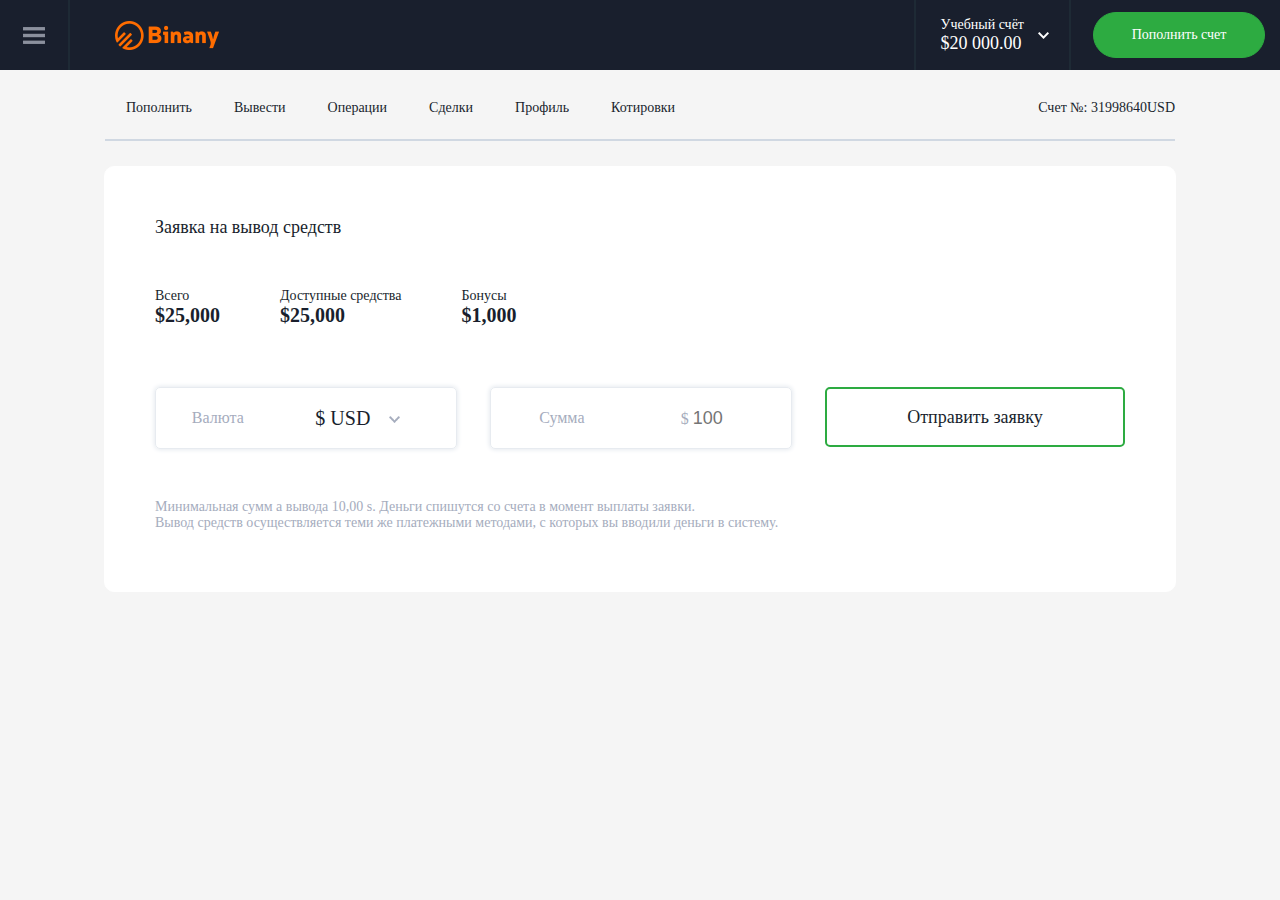
<file: binary_вывести/index.html>
<head>
        <meta charset="utf-8" http-equiv="X-UA-Compatible" name="index">
        <title>Binany</title>
        <link rel="stylesheet" href="css/style.css">
        <script src="js/script.js" type="text/javascript" charset="utf-8" defer></script>
</head>
<body>
	<header>
		<div class="header_left">
			<img src="img/Menu.png" alt="menu">
			<img src="img/Menu_border.png" alt="menu_border">
			<img src="img/binany_logo.png" alt="binany">
		</div>
		<div class="header_right">
			<div class="drop_menu">
				<img src="img/Menu_border.png" alt="menu_border">
				<p>Учебный счёт<br><span>$20 000.00</span></p>
				<img src="img/down.png" alt="down_drop">
			</div>
			<img src="img/Menu_border.png" alt="menu_border">
			<a id='replenish' href="#"><span>Пополнить счет</span></a>
		</div>
	</header>
	<main>
		<nav>
			<div class="nav_left">
				<p>Пополнить</p>
				<p>Вывести</p>
				<p>Операции</p>
				<p>Сделки</p>
				<p>Профиль</p>
				<p>Котировки</p>
			</div>
			<div class="nav_right">
				<p>Счет №: 31998640USD</p>
			</div>
		</nav>
		<div class="main_container">
			<div class="main_content">
				<div class="conclusion_content">
					<p id="conclusion">Заявка на вывод средств</p>
					<div class="conclusion_line_1">
						<div>
							<p>Всего</p>
							<span>$25,000</span>
						</div>
						<div>
							<p>Доступные средства</p>
							<span>$25,000</span>
						</div>
						<div>
							<p>Бонусы</p>
							<span>$1,000</span>
						</div>
					</div>
					<form action="post" class="conclusion_line_2">
						<div id="drop_menu_currency">
							<p>Валюта</p>
							<p id="usd">$ USD <img src="img/down_currency.png" id='currency_img' alt="down_drop"></p>
							<ul id="currency_drop_menu">
								<li>¥ CNY</li>
								<li>€ EUR</li>
								<li>₽ RUB</li>
								<li>$ USD</li>
								<li>£ GBP</li>
							</ul>
						</div>
						<div>
							<p>Сумма</p>
							<p>$   <input type="text" placeholder="100"></p>
						</div>
						<input type="submit" value="Отправить заявку">
					</form>
					<p class="end_text">Минимальная сумм а вывода 10,00 s. Деньги спишутся со счета в момент выплаты заявки.</p>
					<p class="end_text">Вывод средств осуществляется теми же платежными методами, с которых вы вводили деньги в систему.</p>
				</div>
			</div>
		</div>
</body>
</html>
</file>
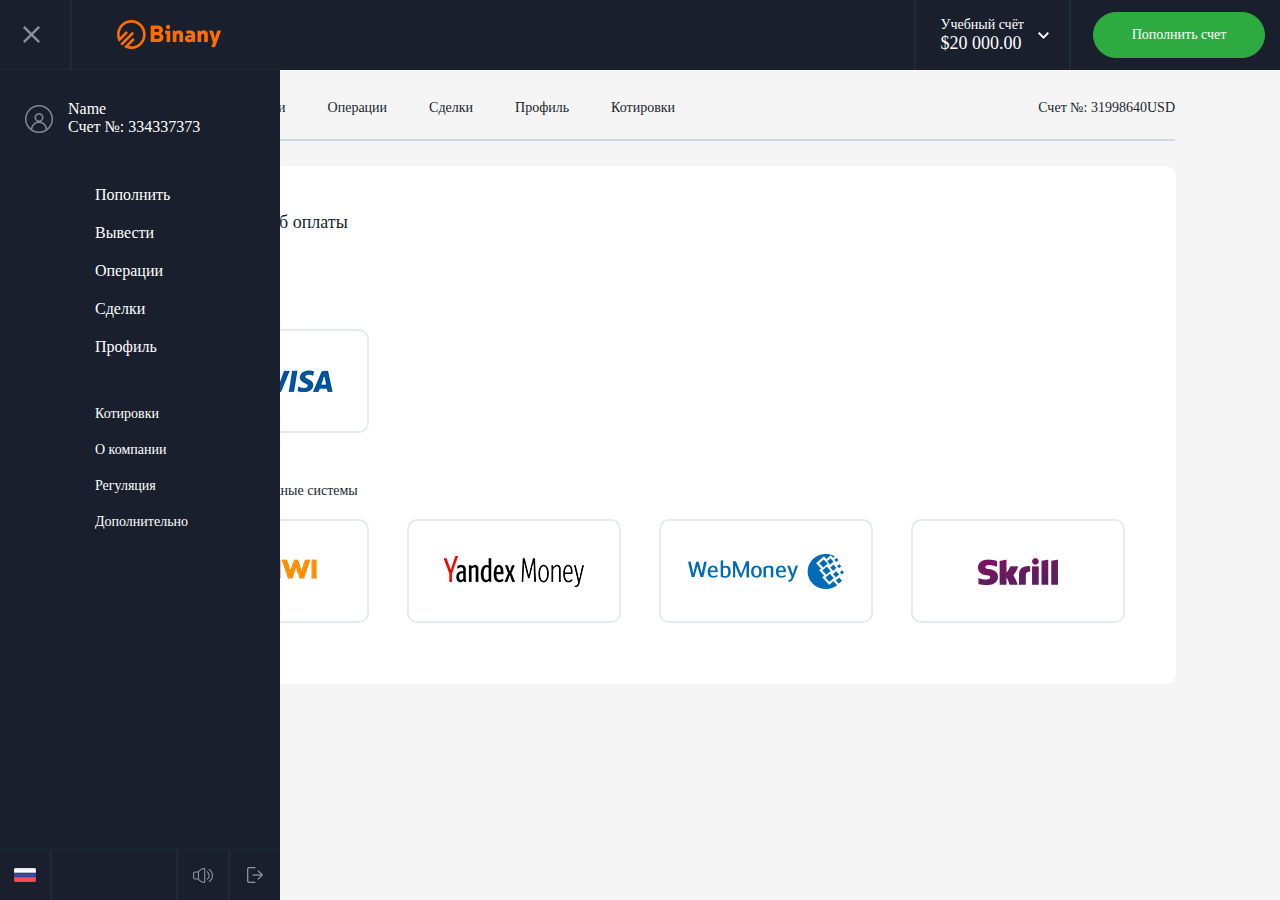
<file: binary_пополнить/index.html>
<!DOCTYPE html>
<html>
<head>
        <meta charset="utf-8" http-equiv="X-UA-Compatible" name="index">
        <title>Binany</title>
        <link rel="stylesheet" href="css/style.css">
        <script src="js/script.js" type="text/javascript" charset="utf-8" defer></script>
</head>
<body>
	<aside>
		<div class="sidebar_menu">
			<div class="sidebar_menu_head">
				<div class='menu_button_container' id="menu_button">
					<img src="img/close.png" alt="close">
				</div>
				<img src="img/Menu_border.png" alt="menu_border">
				<img src="img/binany_logo.png" alt="binany">
			</div>
			<div class="sidebar_menu_bottom">
				<div class="sidebar_menu_bottom_top">
					<div class="sidebar_menu_bottom_top_container">
						<img src="img/sidebar_avatar.png" alt="avatar">
						<div>
							<p>Name</p>
							<p id='score'>Счет №: 334337373</p>
						</div>
					</div>
					<div class="sidebar_menu_bottom_top_items">
						<p>Пополнить</p>
						<p>Вывести</p>
						<p>Операции</p>
						<p>Сделки</p>
						<p>Профиль</p>
					</div>
					<div class="sidebar_menu_bottom_top_items_bottom">
						<p>Котировки</p>
						<p>О компании</p>
						<p>Регуляция</p>
						<p>Дополнительно</p>
					</div>
				</div>
				<div class="sidebar_menu_bottom_bottom">
					<div class="sidebar_menu_bottom_bottom_flag">
						<img src="img/flag_ru.png" alt="flag ru">
					</div>
					<div class="sidebar_menu_bottom_bottom_container">
						<div class="sidebar_menu_bottom_bottom_sound">
							<img src="img/sound.png" alt="sound">
						</div>
						<div class="sidebar_menu_bottom_bottom_exit">
							<img src="img/exit.png" alt="exit">
						</div>
					</div>
				</div>
			</div>
		</div>
		<div class="sidebar_background">
			
		</div>	
	</aside>
	<header>
		<div class="header_left">
			<div class='menu_button_container' id="menu_button"><img src="img/Menu.png" alt="menu"></div>
			<img src="img/Menu_border.png" alt="menu_border">
			<img src="img/binany_logo.png" alt="binany">
		</div>
		<div class="header_right">
			<div class="drop_menu">
				<img src="img/Menu_border.png" alt="menu_border">
				<p>Учебный счёт<br><span>$20 000.00</span></p>
				<img src="img/down.png" alt="down_drop">
				<div class="drop_menu_content">
					<div class="drop_menu_content_top">
						<p class="drop_menu_content_top_text_1">Реальный счёт</p>
						<div id="drop_menu_content_top_line">
							<div>
								<p class="drop_menu_content_top_text_2">Депозит</p>
								<p>$0.00</p>
							</div>
							<div>
								<p class="drop_menu_content_top_text_2">Бонусы</p>
								<p>$0.00</p>
							</div>
						</div>
					</div>
					<div class="drop_menu_content_bottom">
						<p class="drop_menu_content_top_text_3">Учебный счёт</p>
						<p class="drop_menu_content_top_text_4">$20 000.00</p>
					</div>
				</div>
			</div>
			<img src="img/Menu_border.png" alt="menu_border">
			<a id='replenish' href="#"><span>Пополнить счет</span></a>
		</div>
	</header>
	<main>
		<nav>
			<div class="nav_left">
				<p>Пополнить</p>
				<p>Вывести</p>
				<p>Операции</p>
				<p>Сделки</p>
				<p>Профиль</p>
				<p>Котировки</p>
			</div>
			<div class="nav_right">
				<p>Счет №: 31998640USD</p>
			</div>
		</nav>
		<div class="main_container">
			<div class="main_content">
				<p id="payment">Выберите способ оплаты</p>
				<p class="main_content_text">Банковские карты</p>
				<div id="mcard"><img src="img/visa_mcard.png" alt="visa & mcard"></div>
				<p class="main_content_text">Электронные платежные системы</p>
				<div class="cards_container">
					<div><img src="img/qiwi.png" alt="qiwi_card"></div>
					<div><img src="img/yandex.png" alt="yandex_card"></div>
					<div><img src="img/webmoney.png" alt="webmoney_card"></div>
					<div><img src="img/skrill.png" alt="skrill_card"></div>
				</div>
			</div>
		</div>
	</main>
</body>
</html>
</file>
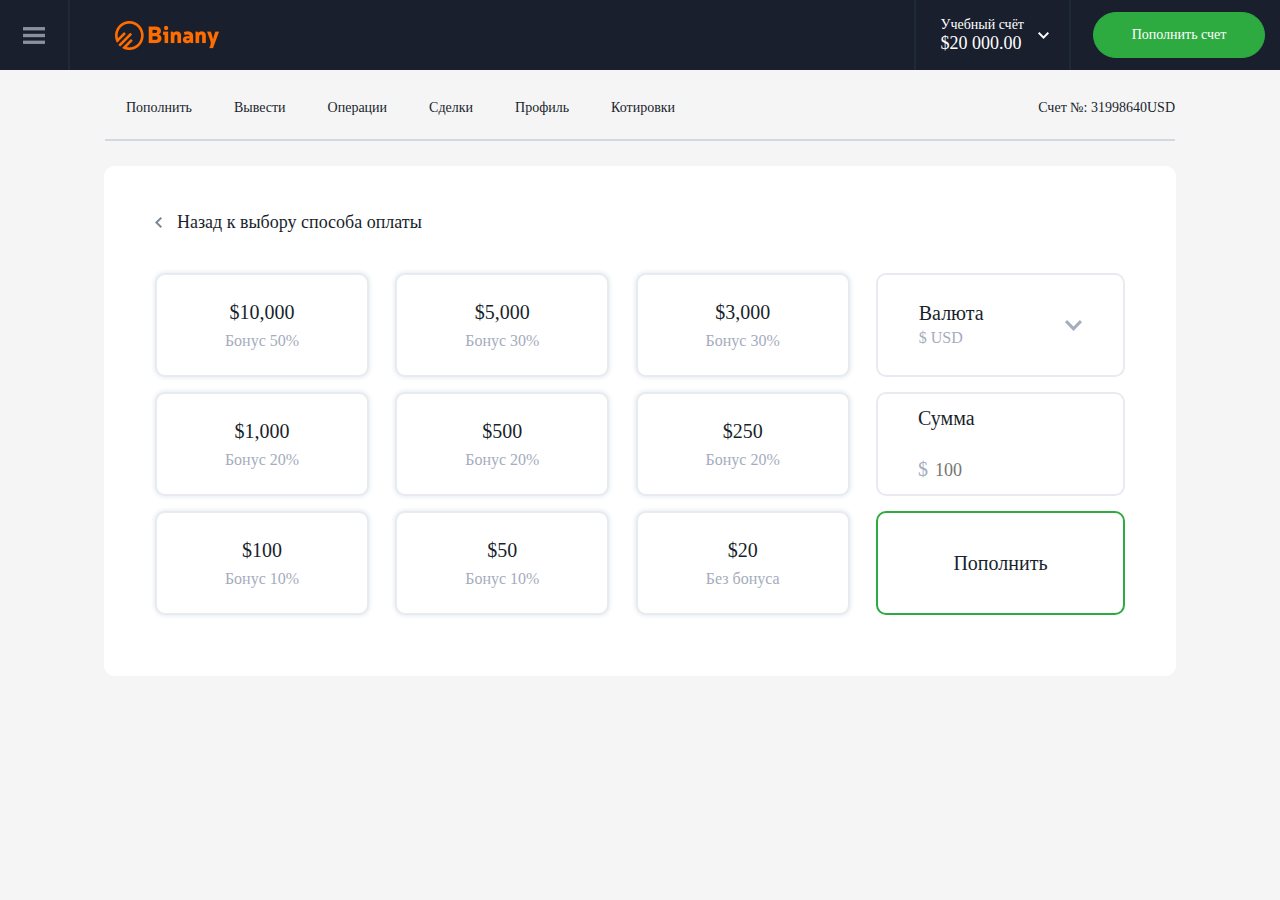
<file: binary_пополнить_2/index.html>
<!DOCTYPE html>
<html>
<head>
        <meta charset="utf-8" http-equiv="X-UA-Compatible" name="index">
        <title>Binany</title>
        <link rel="stylesheet" href="css/style.css">
        <script src="js/script.js" type="text/javascript" charset="utf-8" defer></script>
</head>
<body>
	<header>
		<div class="header_left">
			<img src="img/Menu.png" alt="menu">
			<img src="img/Menu_border.png" alt="menu_border">
			<img src="img/binany_logo.png" alt="binany">
		</div>
		<div class="header_right">
			<div class="drop_menu">
				<img src="img/Menu_border.png" alt="menu_border">
				<p>Учебный счёт<br><span>$20 000.00</span></p>
				<img src="img/down.png" alt="down_drop">
			</div>
			<img src="img/Menu_border.png" alt="menu_border">
			<a id='replenish' href="#"><span>Пополнить счет</span></a>
		</div>
	</header>
	<main>
		<nav>
			<div class="nav_left">
				<p>Пополнить</p>
				<p>Вывести</p>
				<p>Операции</p>
				<p>Сделки</p>
				<p>Профиль</p>
				<p>Котировки</p>
			</div>
			<div class="nav_right">
				<p>Счет №: 31998640USD</p>
			</div>
		</nav>
		<div class="main_container">
			<div class="main_content">
				<a href="#"><img src="img/left.png" alt="back">Назад к выбору способа оплаты</a>
				<div class="main_content_blocks" style="margin-top: 40px">
					<div>$10,000<br><span>Бонус 50%</span></div>
					<div>$5,000<br><span>Бонус 30%</span></div>
					<div>$3,000<br><span>Бонус 30%</span></div>
					<div id="currency"><div>Валюта<br><span>$ USD</span></div><img id='currency_img' src="img/down_currency.png" alt="dowm"></div>
					<ul id="currency_drop_menu">
						<li>¥ CNY</li>
						<li>€ EUR</li>
						<li>₽ RUB</li>
						<li>$ USD</li>
						<li>£ GBP</li>
					</ul>
				</div>
				<div class="main_content_blocks">
					<div>$1,000<br><span>Бонус 20%</span></div>
					<div>$500<br><span>Бонус 20%</span></div>
					<div>$250<br><span>Бонус 20%</span></div>
					<div id="sum"><div>Сумма</div><br><div>$<input title="Введите свою сумму" type="text" placeholder="100"></div></div>
				</div>
				<div class="main_content_blocks">
					<div>$100<br><span>Бонус 10%<span></div>
					<div>$50<br><span>Бонус 10%</span></div>
					<div>$20<br><span>Без бонуса</span></div>
					<div id="topup">Пополнить</div>
				</div>
			</div>
		</div>
	</main>
</body>
</html>
</file>
<file: binary_вывести/css/style.css>
* {
	margin: 0px;
	padding: 0px;
}
header {
	width: 100%;
	height: 70px;
	background-color: #191f2d;
	display: flex;
	flex-direction: row;
	justify-content: space-between;
}
.header_left {
	display: flex;
	align-items: center;
	flex-direction: row;
	justify-content: flex-start;
}
.header_right {
	display: flex;
	align-items: center;
	flex-direction: row;
	justify-content: flex-end;
}
img[alt='menu'] {
	width: 22px;
	height: 17px;
	padding-right: 23px;
	padding-left: 23px;
	cursor: pointer;
}
img[alt='binany'] {
	margin-left: 45px;
}
#replenish {
	font-family: MuseoSansCyrl bold;
	font-size: 14px;
	color: white;
	width: 170px;
	height: 44px;
	background-color: #2dab41;
	margin-right: 15px;
	margin-left: 22px;
	text-decoration: none;
	cursor: pointer;
	display: flex;
	align-items: center;
	flex-direction: row;
	justify-content: center;
	border: 1px solid #2dab41;
	border-radius: 35px;
}
img[alt='down_drop'] {
	margin-right: 20px;
	margin-left: 14px;
	height: 7px;
}
.drop_menu {
	display: flex;
	flex-direction: row;
	align-items: center;
	cursor: pointer;
}
.drop_menu > p {
	color: white;
	font-family: MuseoSansCyrl light;
	font-size: 14px;
	margin-left: 25px;
}
.drop_menu > p > span {
	font-family: MuseoSansCyrl bold;
	font-size: 18px;
}
main {
	width: 100%;
	background-color: #f5f5f5;
}
nav {
	width: 1070px;
	display: flex;
	flex-direction: row;
	padding-top: 30px;
	margin: auto;
	cursor: pointer;
	display: flex;
	justify-content: space-between;
}
.nav_left {
	display: flex;
	flex-direction: row;
}
.nav_left > p {
	font-family: MuseoSansCyrl normal;
	font-size: 14px;
	color: #191f2d;
	padding-left: 21px;
	padding-right: 21px;
	padding-bottom: 23px;
	border-bottom: 2px solid #d0d8e2;
}
.nav_left > p:hover {
	border-color: #008aff;
}
.nav_right {
	font-family: MuseoSansCyrl light;
	font-size: 14px;
	color: #191f2d;
	padding-bottom: 23px;
	border-bottom: 2px solid #d0d8e2;
	width: 100%;
}
.nav_right > p {
	text-align: right;
}
.main_container {
	width: 1070px;
	background-color: white;
	border: 1px solid white;
	margin: 25px auto auto;
	border-radius: 10px;
}
.main_content {
	width: 970px;
	margin: 45px auto 60px;
}



.conclusion_content {
	display: flex;
	flex-direction: column;
}
#conclusion {
	color: #191f2d;
	font-family: MuseoSansCyrl bold;
	font-size: 18px;
	margin-top: 5px;
	margin-bottom: 50px;
}
.conclusion_line_1 {
	display: flex;
	flex-direction: row;
	color: #191f2d;
	font-family: MuseoSansCyrl light;
	font-size: 14px;
}
.conclusion_line_1 > div {
	margin-right: 60px;
}
.conclusion_line_1 > div > span {
	font-family: MuseoSansCyrl bold;
	font-size: 20px;
	font-weight: bold;
}
.conclusion_line_2 {
	display: flex;
	flex-direction: row;
	margin-top: 60px;
	justify-content: space-between;
	color: #a5acbd;
}
.conclusion_line_2 > div {
	width: 300px;
	height: 60px;
	display: flex;
	flex-direction: row;
	border: 1px solid #e7ebf0;
	border-radius: 5px;
	box-shadow: 0 0 4px 1px #e7ebf0;
	align-items: center;
	justify-content: space-around;
	cursor: pointer;
	margin-bottom: 50px;
}
.conclusion_line_2 > div > p > input {
	border: none;
	width: 50px;
	height: 20px;
	font-size: 18px;
}
.conclusion_line_2 > input {
	border: 2px solid #2dab41;
	width: 300px;
	height: 60px;
	font-size: 18px;
	color: #191f2d;
	font-family: MuseoSansCyrl normal;
	background-color: white;
	border-radius: 5px;
	cursor: pointer;
}
.conclusion_line_2 > input:hover {
	background-color: #2dab41;
	color: white;
}
#usd {
	font-size: 20px;
	color: #191f2d;
}
#usd > img {
	margin-bottom: 2px;
}
#drop_menu_currency {
	position: relative;
}

#currency_drop_menu {
	position: absolute;
	list-style-type: none;
	background-color: white;
	border: 1px solid #e7ebf0;
	border-radius: 5px;
	box-shadow: 0 0 4px 1px #e7ebf0;
	width: 120px;
	height: 220px;
	left: 180px;
	top: 50px;
	z-index: 1;
	display: none;
    flex-direction: column;
    align-items: center;
    justify-content: space-evenly;
    font-size: 18px;
    color: #191f2d;
    font-family: MuseoSansCyrl bold;
    cursor: pointer;
    animation-duration: 1.5s;
	animation-fill-mode: forwards;
	opacity: 0;
}
#currency_drop_menu > li {
	width: 80%;
	text-align: center;
	border: 1px solid white;
	padding-top: 5px;
	padding-bottom: 5px;
}
#currency_drop_menu > li:hover {
	background-color: #f1f3f6;
	border-color: #f1f3f6;
	border-radius: 5px;
}
.end_text {
	color: #a5acbd;
	font-size: 14px;
	font-family: MuseoSansCyrl light;
}


@keyframes DropMenu {
	from {
		opacity: 0;
	}
	to {
		opacity: 1;
	}
}
@keyframes BackDropMenu
{
	from {
		opacity: 1;
	}
	to {
		opacity: 0;
	}
}









/*////// Fonts including //////*/
@font-face {
	src: url(fonts/MuseoSansCyrl 900.ttf);
	font-family: MuseoSansCyrl bold;
}
@font-face {
	src: url(fonts/MuseoSansCyrl 700.ttf);
	font-family: MuseoSansCyrl normal;
}
@font-face {
	src: url(fonts/MuseoSansCyrl 500.otf);
	font-family: MuseoSansCyrl light;
}
</file>
<file: binary_пополнить/css/style.css>
* {
	margin: 0px;
	padding: 0px;
}
body {
	position: relative;
}
aside {
	position: absolute;
	width: 100%;
	display: flex;
	flex-direction: column;
	align-content: space-between;
}
.sidebar_menu {
	background-color: #191f2d;
	width: 280px;
	height: 100%;
}
.sidebar_background {
	background-image: url(../img/black_background.png);
}
.sidebar_menu_head {
	height: 69px;
	border-bottom: 1px solid #1e2a35;
	display: flex;
	align-items: center;
	flex-direction: row;
	justify-content: flex-start;
}
.sidebar_menu_bottom {
	display: flex;
	flex-direction: column;
	align-content: space-between;
}
.sidebar_menu_bottom_top {
	margin: 30px auto 50px 25px;
	font-size: 16px;
	font-family: MuseoSansCyrl normal;
	color: white;
	min-height: calc(100vh - 201px);
}
#score {
	font-family: MuseoSansCyrl Extra light;
}
.sidebar_menu_bottom_top_container {
	display: flex;
	flex-direction: row;
	margin-bottom: 50px;
	cursor: pointer;
}
img[alt='avatar'] {
	width: 28px;
	height: 28px;
	margin-top: 5px;
	margin-right: 15px;
}
.sidebar_menu_bottom_top_items {
	margin-left: 70px;
	margin-bottom: 50px;
	color: white;
	font-size: 16px;
	font-family: MuseoSansCyrl Extra light;
}
.sidebar_menu_bottom_top_items > p {
	margin-bottom: 20px;
	cursor: pointer;
}
.sidebar_menu_bottom_top_items > p:last-child {
	margin-bottom: 0px;
}
.sidebar_menu_bottom_top_items_bottom {
	margin-left: 70px;
	font-size: 14px;
	font-family: MuseoSansCyrl Extra light;
	color: white;
}
.sidebar_menu_bottom_top_items_bottom > p {
	cursor: pointer;
	margin-bottom: 20px;
}
.sidebar_menu_bottom_top_items_bottom > p:last-child {
	margin-bottom: 0px;
}
.sidebar_menu_bottom_bottom {
	width: 100%;
	height: 50px;
	border-top: 1px solid #1e2a35;
	display: flex;
	flex-direction: row;
	justify-content: space-between;
}
.sidebar_menu_bottom_bottom_flag {
	width: 50px;
	height: 100%;
	border-right: 2px solid #1e2a35;
	display: flex;
	flex-direction: row;
	align-items: center;
	justify-content: center;
}
.sidebar_menu_bottom_bottom_flag > img {
	width: 22px;
	height: 14px;
	cursor: pointer;
}
.sidebar_menu_bottom_bottom_sound {
	height: 100%;
	width: 50px;
	border-left: 2px solid #1e2a35;
	display: flex;
	flex-direction: row;
	align-items: center;
	justify-content: center;
}
.sidebar_menu_bottom_bottom_exit {
	height: 100%;
	width: 50px;
	border-left: 2px solid #1e2a35;
	display: flex;
	flex-direction: row;
	align-items: center;
	justify-content: center;
}
.sidebar_menu_bottom_bottom_container {
	height: 100%;
	display: flex;
	flex-direction: row;
}










header {
	width: 100%;
	height: 70px;
	background-color: #191f2d;
	display: flex;
	flex-direction: row;
	justify-content: space-between;
}
.header_left {
	display: flex;
	align-items: center;
	flex-direction: row;
	justify-content: flex-start;
}
.header_right {
	display: flex;
	align-items: center;
	flex-direction: row;
	justify-content: flex-end;
}
.menu_button_container {
	display: flex;
	align-items: center;
	flex-direction: row;
	height: 100%;
	width: 70px;
}
img[alt='menu'], img[alt='close'] {
	width: 17px;
	height: 17px;
	padding-right: 23px;
	padding-left: 23px;
	cursor: pointer;
}
img[alt='binany'] {
	margin-left: 45px;
}
#replenish {
	font-family: MuseoSansCyrl bold;
	font-size: 14px;
	color: white;
	width: 170px;
	height: 44px;
	background-color: #2dab41;
	margin-right: 15px;
	margin-left: 22px;
	text-decoration: none;
	cursor: pointer;
	display: flex;
	align-items: center;
	flex-direction: row;
	justify-content: center;
	border: 1px solid #2dab41;
	border-radius: 35px;
}
img[alt='down_drop'] {
	margin-right: 20px;
	margin-left: 14px;
	height: 7px;
}
.drop_menu {
	display: flex;
	flex-direction: row;
	align-items: center;
	cursor: pointer;
	position: relative;
}
.drop_menu > p {
	color: white;
	font-family: MuseoSansCyrl light;
	font-size: 14px;
	margin-left: 25px;
}
.drop_menu > p > span {
	font-family: MuseoSansCyrl bold;
	font-size: 18px;
}
main {
	width: 100%;
	background-color: #f5f5f5;
}
nav {
	width: 1070px;
	display: flex;
	flex-direction: row;
	padding-top: 30px;
	margin: auto;
	cursor: pointer;
	display: flex;
	justify-content: space-between;
}
.nav_left {
	display: flex;
	flex-direction: row;
}
.nav_left > p {
	font-family: MuseoSansCyrl normal;
	font-size: 14px;
	color: #191f2d;
	padding-left: 21px;
	padding-right: 21px;
	padding-bottom: 23px;
	border-bottom: 2px solid #d0d8e2;
}
.nav_left > p:hover {
	border-color: #008aff;
}
.nav_right {
	font-family: MuseoSansCyrl light;
	font-size: 14px;
	color: #191f2d;
	padding-bottom: 23px;
	border-bottom: 2px solid #d0d8e2;
	width: 100%;
}
.nav_right > p {
	text-align: right;
}
.main_container {
	width: 1070px;
	background-color: white;
	border: 1px solid white;
	margin: 25px auto auto;
	border-radius: 10px;
}
.main_content {
	width: 970px;
	margin: 45px auto 60px;
}
.drop_menu_content {
	position: absolute;
	width: 310px;
	height: 210px;
	border: 1px solid #11151f;
	border-radius: 8px;
	top: 85px;
	right: -30px;
	animation-duration: 1s;
	animation-fill-mode: forwards;
	opacity: 0;
	display: none;
}
.drop_menu_content_top {
	width: 100%;
	height: 60%;
	border-bottom: 1px solid #11151f;
	display: flex;
	flex-direction: column;
	background-color: #191f2d;
	border-top: 1px solid #191f2d;
	border-top-left-radius: 8px;
	border-top-right-radius: 8px;
}
.drop_menu_content_bottom {
	height: 40%;
	width: 100%;
	display: flex;
	flex-direction: column;
	background-color: #212632;
	border-bottom: 1px solid #212632;
	border-bottom-right-radius: 8px;
	border-bottom-left-radius: 8px;
}
.drop_menu_content_top_text_1 {
	color: #ff6c00;
	font-family: MuseoSansCyrl normal;
	font-size: 14px;
	margin: 25px auto 16px 43px;
	font-weight: bold;
}
.drop_menu_content_top_text_2 {
	color: #566476;
	font-size: 14px;
	font-family: MuseoSansCyrl normal;
	margin-bottom: 5px;
}
.drop_menu_content_top_text_2 ~ p {
	font-family: MuseoSansCyrl bold;
	font-size: 18px;
	color: white;
	font-weight: bolder;
}
#drop_menu_content_top_line {
	display: flex;
	flex-direction: row;
}
#drop_menu_content_top_line > div {
	margin-left: 50px;
}
.drop_menu_content_top_text_3 {
	color: #ff6c00;
	font-family: MuseoSansCyrl normal;
	font-size: 14px;
	margin: 20px auto 15px 43px;
	font-weight: bold;
}
.drop_menu_content_top_text_4 {
	font-family: MuseoSansCyrl bold;
	font-size: 18px;
	color: white;
	font-weight: bolder;
	margin-left: 43px;
}











#payment {
	font-family: MuseoSansCyrl light;
	font-size: 18px;
	color: #191f2d;
	margin-bottom: 60px;
}
.main_content_text {
	font-family: MuseoSansCyrl normal;
	font-size: 14px;
	color: #191f2d;
	margin-bottom: 20px;
	margin-top: 50px;
}
.main_content > img {
	cursor: pointer;
}
.cards_container {
	display: flex;
	justify-content: space-between;
	flex-direction: row;
}
.cards_container > div, #mcard {
	display: flex;
	width: 210px;
	height: 100px;
	cursor: pointer;
	border: 2px solid #e7ebf0;
	border-radius: 10px;
	background-color: white;
	align-items: center;
	justify-content: center;
}
#mcard:hover {
	border-color: #ff6c00;
}
.cards_container > div:hover {
	border-color: #ff6c00;
}




@keyframes DropMenu {
	from {
		opacity: 0;
	}
	to {
		opacity: 1;
	}
}
@keyframes BackDropMenu
{
	from {
		opacity: 1;
	}
	to {
		opacity: 0;
	}
}

/*////// Fonts including //////*/
@font-face {
	src: url(fonts/MuseoSansCyrl 900.ttf);
	font-family: MuseoSansCyrl bold;
}
@font-face {
	src: url(fonts/MuseoSansCyrl 700.ttf);
	font-family: MuseoSansCyrl normal;
}
@font-face {
	src: url(fonts/MuseoSansCyrl 500.otf);
	font-family: MuseoSansCyrl light;
}
@font-face {
	src: url(fonts/MuseoSansCyrl 300.ttf);
	font-family: MuseoSansCyrl Extra light;
}
</file>
<file: binary_пополнить_2/css/style.css>
* {
	margin: 0px;
	padding: 0px;
}
header {
	width: 100%;
	height: 70px;
	background-color: #191f2d;
	display: flex;
	flex-direction: row;
	justify-content: space-between;
}
.header_left {
	display: flex;
	align-items: center;
	flex-direction: row;
	justify-content: flex-start;
}
.header_right {
	display: flex;
	align-items: center;
	flex-direction: row;
	justify-content: flex-end;
}
img[alt='menu'] {
	width: 22px;
	height: 17px;
	padding-right: 23px;
	padding-left: 23px;
	cursor: pointer;
}
img[alt='binany'] {
	margin-left: 45px;
}
#replenish {
	font-family: MuseoSansCyrl bold;
	font-size: 14px;
	color: white;
	width: 170px;
	height: 44px;
	background-color: #2dab41;
	margin-right: 15px;
	margin-left: 22px;
	text-decoration: none;
	cursor: pointer;
	display: flex;
	align-items: center;
	flex-direction: row;
	justify-content: center;
	border: 1px solid #2dab41;
	border-radius: 35px;
}
img[alt='down_drop'] {
	margin-right: 20px;
	margin-left: 14px;
	height: 7px;
}
.drop_menu {
	display: flex;
	flex-direction: row;
	align-items: center;
	cursor: pointer;
}
.drop_menu > p {
	color: white;
	font-family: MuseoSansCyrl light;
	font-size: 14px;
	margin-left: 25px;
}
.drop_menu > p > span {
	font-family: MuseoSansCyrl bold;
	font-size: 18px;
}
main {
	width: 100%;
	background-color: #f5f5f5;
}
nav {
	width: 1070px;
	display: flex;
	flex-direction: row;
	padding-top: 30px;
	margin: auto;
	cursor: pointer;
	display: flex;
	justify-content: space-between;
}
.nav_left {
	display: flex;
	flex-direction: row;
}
.nav_left > p {
	font-family: MuseoSansCyrl normal;
	font-size: 14px;
	color: #191f2d;
	padding-left: 21px;
	padding-right: 21px;
	padding-bottom: 23px;
	border-bottom: 2px solid #d0d8e2;
}
.nav_left > p:hover {
	border-color: #008aff;
}
.nav_right {
	font-family: MuseoSansCyrl light;
	font-size: 14px;
	color: #191f2d;
	padding-bottom: 23px;
	border-bottom: 2px solid #d0d8e2;
	width: 100%;
}
.nav_right > p {
	text-align: right;
}
.main_container {
	width: 1070px;
	background-color: white;
	border: 1px solid white;
	margin: 25px auto auto;
	border-radius: 10px;
}
.main_content {
	width: 970px;
	margin: 45px auto 60px;
}


.main_content > a {
	color: #191f2d;
	font-family: MuseoSansCyrl light;
	font-size: 18px;
	text-decoration: none;
	display: flex;
	flex-direction: row;
	align-items: center;
}
img[alt='back'] {
	margin-right: 15px;
	height: 11px;
}
.main_content_blocks {
	display: flex;
	flex-direction: row;
	justify-content: space-between;
	margin-bottom: 15px;
	position: relative;
}
.main_content_blocks > div {
	display: flex;
	width: 210px;
	height: 100px;
	cursor: pointer;
	border: 2px solid #e7ebf0;
	border-radius: 10px;
	background-color: white;
	align-items: center;
	justify-content: center;
	flex-direction: column;
	font-family: MuseoSansCyrl bold;
	font-size: 20px;
	color: #191f2d;
	box-shadow: 0 0 4px 1px #e7ebf0;
}
.main_content_blocks > div > span {
	color: #a5acbd;
	font-family: MuseoSansCyrl normal;
	font-size: 16px;
	margin-top: 8px;
}
.main_content_blocks > div:hover {
	border-color: #ff6c00;
}
#currency {
	width: 245px;
	flex-direction: row;
	font-family: MuseoSansCyrl bold;
	font-size: 20px;
	color: #191f2d;
	justify-content: space-around;
	box-shadow: none;
}
#currency:hover {
	border-color: #d0d8e2;
}
#currency > div > span {
	color: #a5acbd;
	font-family: MuseoSansCyrl normal;
	font-size: 16px;
}
#sum {
	width: 245px;
	box-shadow: none;
	align-items: flex-start;
}
#sum:hover {
	border-color: #d0d8e2;

}
#sum > div > input {
	border: none;
	color: black;
	font-family: MuseoSansCyrl bold;
	font-size: 18px;
	margin-left: 7px;
    width: 154px;
}
#sum > div {
	margin-left: 40px;
	color: #a5acbd;
}
#sum > div:first-child {
	margin-bottom: 5px;
	color: #191f2d;
}
#topup {
	width: 245px;
	border-color: #2dab41;
	box-shadow: none;
}
#topup:hover {
	background-color: #2dab41;
	color: white;
}
#currency_drop_menu {
	position: absolute;
	list-style-type: none;
	background-color: white;
	border: 1px solid #e7ebf0;
	border-radius: 5px;
	box-shadow: 0 0 4px 1px #e7ebf0;
	width: 120px;
	height: 220px;
	left: 849px;
	top: 110px;
	z-index: 1;
	display: none;
    flex-direction: column;
    align-items: center;
    justify-content: space-evenly;
    font-size: 18px;
    color: #191f2d;
    font-family: MuseoSansCyrl bold;
    cursor: pointer;
    animation-duration: 1.5s;
	animation-fill-mode: forwards;
	opacity: 0;
}
#currency_drop_menu > li {
	width: 80%;
	text-align: center;
	border: 1px solid white;
	padding-top: 5px;
	padding-bottom: 5px;
}
#currency_drop_menu > li:hover {
	background-color: #f1f3f6;
	border-color: #f1f3f6;
	border-radius: 5px;
}








@keyframes DropMenu {
	from {
		opacity: 0;
	}
	to {
		opacity: 1;
	}
}
@keyframes BackDropMenu
{
	from {
		opacity: 1;
	}
	to {
		opacity: 0;
	}
}

/*////// Fonts including //////*/
@font-face {
	src: url(fonts/MuseoSansCyrl 900.ttf);
	font-family: MuseoSansCyrl bold;
}
@font-face {
	src: url(fonts/MuseoSansCyrl 700.ttf);
	font-family: MuseoSansCyrl normal;
}
@font-face {
	src: url(fonts/MuseoSansCyrl 500.otf);
	font-family: MuseoSansCyrl light;
}
</file>
